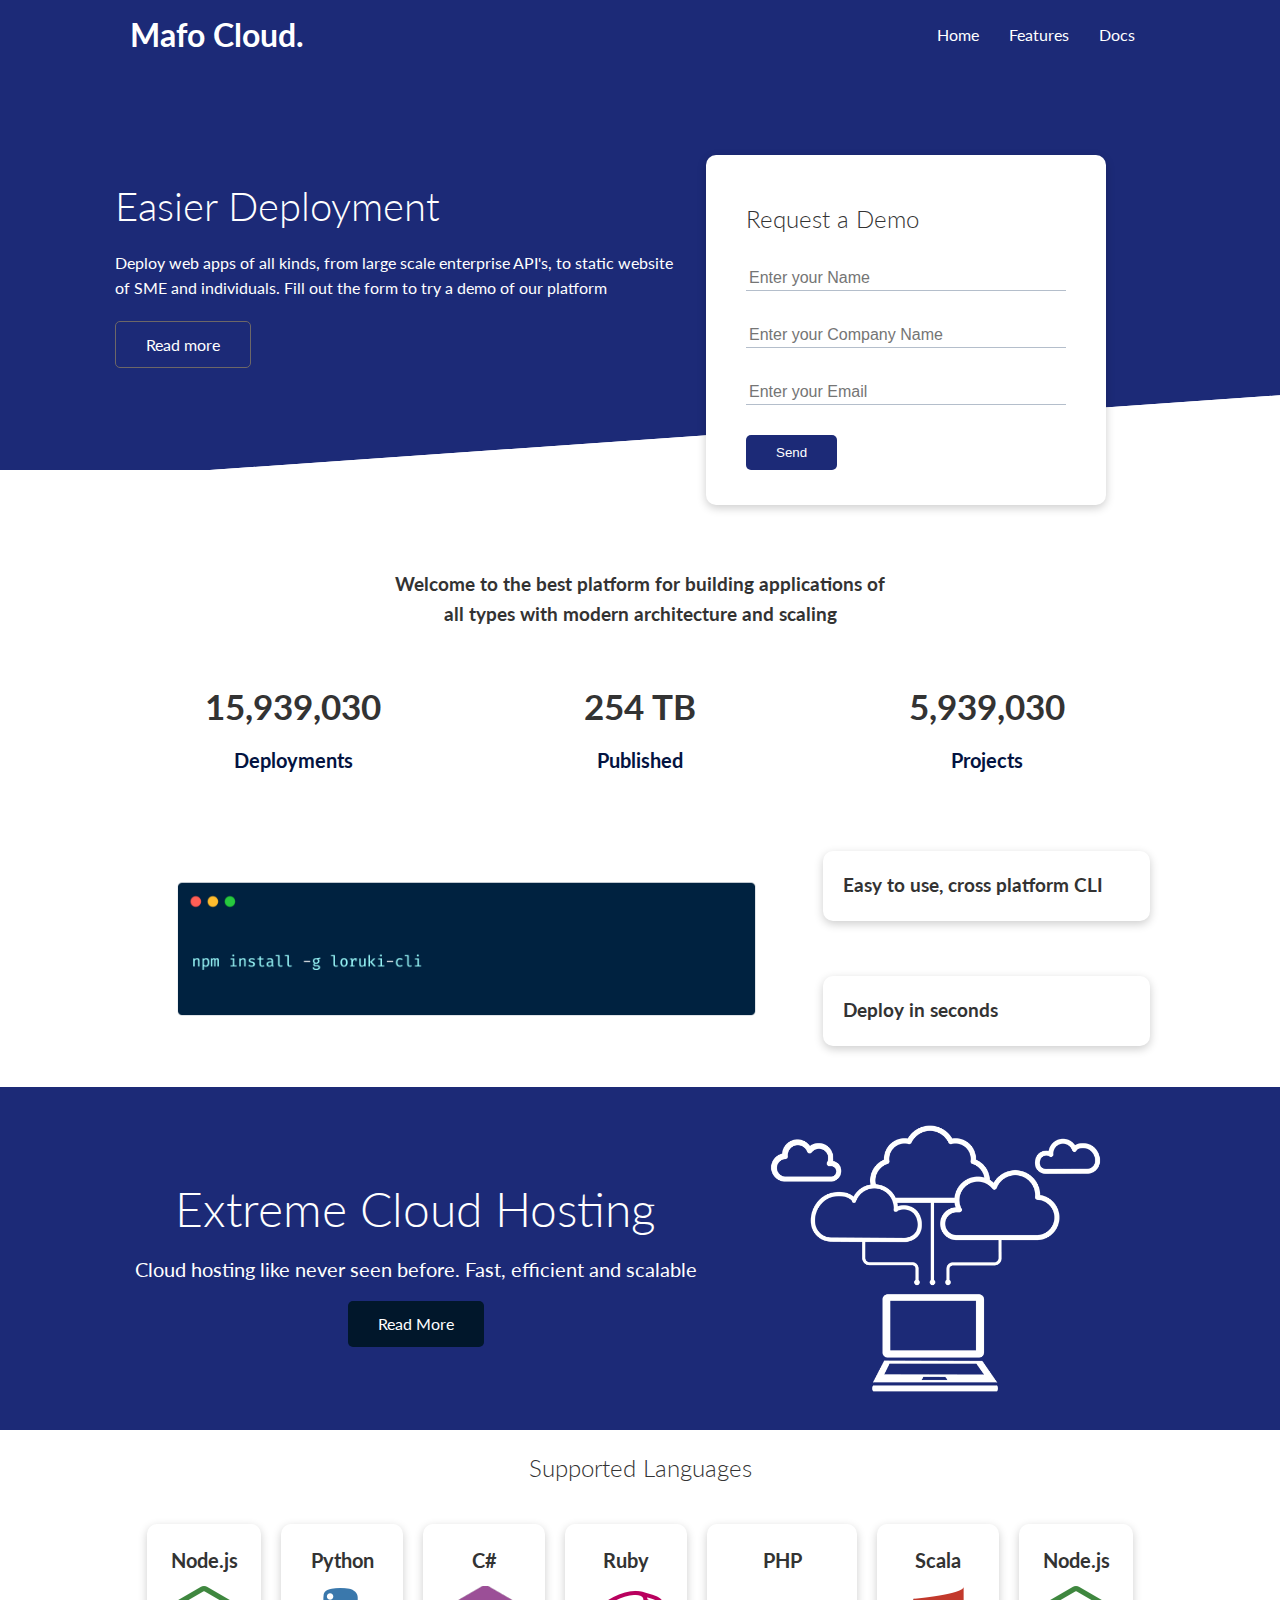
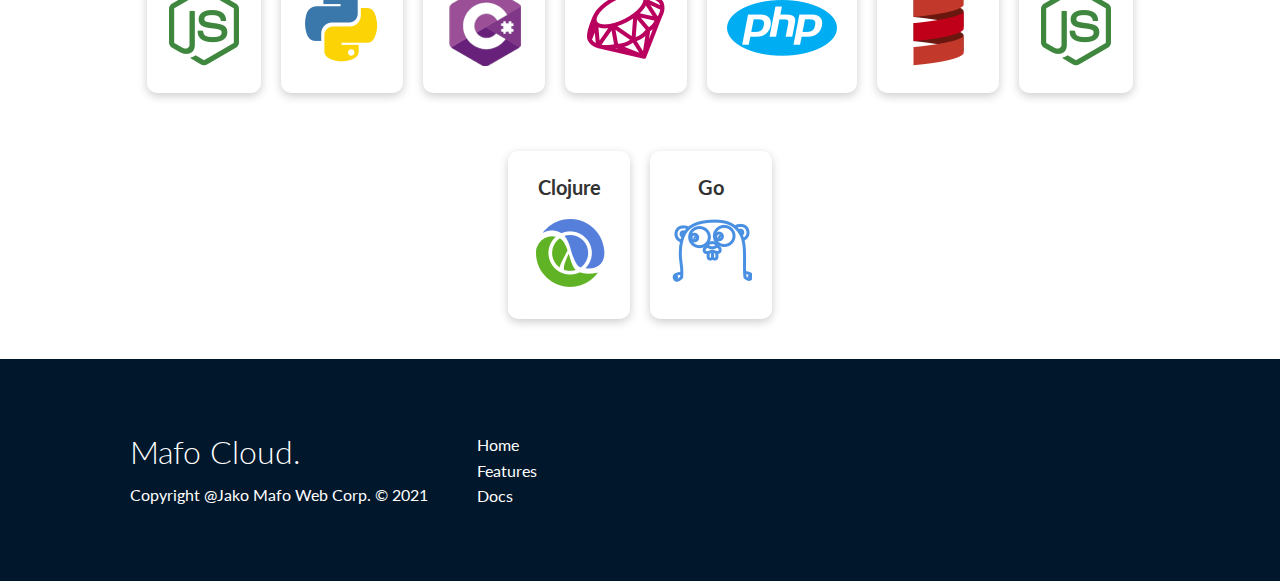
<file: index.html>
<!DOCTYPE html>
<html>
<head>
	<meta charset="utf-8">
	<meta name="viewport" content="width=device-width,initial-scale=1.0">
	<link rel="stylesheet" href="https://cdnjs.cloudflare.com/ajax/libs/font-awesome/5.15.3/css/all.min.css" integrity="sha512-iBBXm8fW90+nuLcSKlbmrPcLa0OT92xO1BIsZ+ywDWZCvqsWgccV3gFoRBv0z+8dLJgyAHIhR35VZc2oM/gI1w==" crossorigin="anonymous" referrerpolicy="no-referrer" />
	<link rel="stylesheet" type="text/css" href="css/utilities.css">
	<link rel="stylesheet" type="text/css" href="css/index.css">
	<title>Mafo Cloud. | Cloud Hosting for SME</title>
</head>
<body>
	<!-- Navigation Bar-->
	<div class="navbar">
	 	<div class="container flex ">
		 	<h1 class="logo">Mafo Cloud.</h1>
		 	<nav>
		 		<ul class="navlist">
		 			<li><a href="index.html">Home</a></li>
		 			<li><a href="features.html">Features</a></li>
		 			<li><a href="docs.html">Docs</a></li>
		 		</ul>
		 	</nav>
		</div>
	</div>
	<!--Showcase-->
	<section class="showcase">
		<div class="container grid">
			<div class="showcase-text">
				<h1>Easier Deployment</h1>
				<p>Deploy web apps of all kinds, from large scale enterprise API's, to static website of SME and individuals. Fill out the form to try a demo of our platform</p>
				<a href="features.html" class="btn btn-outline">Read more</a>	
			</div>
			<div class="showcase-form card">
				<h2>Request a Demo</h2>
				<form>
					<div class="form-control">
						<input type="text" name="name" placeholder="Enter your Name" required>
					</div>
					<div class="form-control">
						<input type="text" name="company" placeholder="Enter your Company Name" required>
					</div><div class="form-control">
						<input type="email" name="email" placeholder="Enter your Email " required>
					</div>
					<input type="submit" value="Send" class="btn btn-primary">
				</form>
			</div>
		</div>
	</section>

	<!--Stats-->
	<section class="stats">
		<div class="container">
			<h3 class="stats-heading text-center my-1">
				Welcome to the best platform for building applications of all types with modern architecture and scaling
			</h3>
			<div class="grid grid-3 text text-center my-4">
				<div class="item">
					<i class="fas fa-server fa-3x"></i>
					<h3>15,939,030</h3>
					<p class="text-secondary"> Deployments</p>
				</div>
				<div class="item">
					<i class="fas fa-upload fa-3x"></i>
					<h3>254 TB</h3>
					<p class="text-secondary"> Published</p>
				</div>
				<div class="item">
					<i class="fas fa-project-diagram fa-3x"></i>
					 <h3>5,939,030</h3>
					 <p class="text-secondary"> Projects</p>
				</div>
			</div>
		</div>  
	</section>

	<!--CLI-->
	<section class="cli">
		<div class="container grid">
			<img src="images/cli.png" alt="">
			<div class="card">
				<h3>Easy to use, cross platform CLI</h3>
			</div>
			<div class="card">
				<h3>Deploy in seconds</h3>
			</div>
		</div>
	</section>

	<!-- Cloud -->
	<section class="cloud bg-primary my-2 py-2">
		<div class="container grid">
			<div class="text-center">
				<h2 class="lg">Extreme Cloud Hosting</h2>
				<p class="lead my-1">Cloud hosting like never seen before. Fast, efficient and scalable</p>
				<a href="features.html" class="btn btn-dark">Read More</a>
			</div>
			<img src="images/cloud.png" alt="">
		</div>
	</section>
	<section class="languages">
		<h2 class="md text-center my-2">
			Supported Languages
		</h2>
		<div class="container flex">
			<div class="card">
				<h4>Node.js</h4>
				<img src="images/logos/node.png" alt="">
			</div>
			<div class="card">
				<h4>Python</h4>
				<img src="images/logos/python.png" alt="">
			</div>
			<div class="card">
				<h4>C#</h4>
				<img src="images/logos/csharp.png" alt="">
			</div>
			<div class="card">
				<h4>Ruby</h4>
				<img src="images/logos/ruby.png" alt="">
			</div>
			<div class="card">
				<h4>PHP</h4>
				<img src="images/logos/php.png" alt="">
			</div>
			<div class="card">
				<h4>Scala</h4>
				<img src="images/logos/scala.png" alt="">
			</div>
			<div class="card">
				<h4>Node.js</h4>
				<img src="images/logos/node.png" alt="">
			</div>
			<div class="card">
				<h4>Clojure</h4>
				<img src="images/logos/clojure.png" alt="">
			</div>
			<div class="card">
				<h4>Go</h4>
				<img src="images/logos/go.png" alt="">
			</div>
		</div>
	</section>
	<!-- Footer-->
	<footer class="footer bg-dark py-5">
		<div class="container grid grid-3">
			<div>
				<h1>Mafo Cloud.	
				</h1>
				<p>Copyright @Jako Mafo Web Corp. &copy; 2021</p>
			</div>
			<nav>
				<ul>
					<li><a href="index.html">Home</a></li>
					<li><a href="features.html">Features</a></li>
					<li><a href="docs.html">Docs</a></li>
				</ul>
			</nav>
			<div class="social">
				<a href="#"><i class="fab fa-github fa-2x"></i></a>
				<a href="#"><i class="fab fa-twitter fa-2x"></i></a>
				<a href="#"><i class="fab fa-facebook fa-2x"></i></a>
				<a href="#"><i class="fab fa-instagram fa-2x"></i></a>
			</div>
		</div>
	</footer>
</body>
</html>
</file>
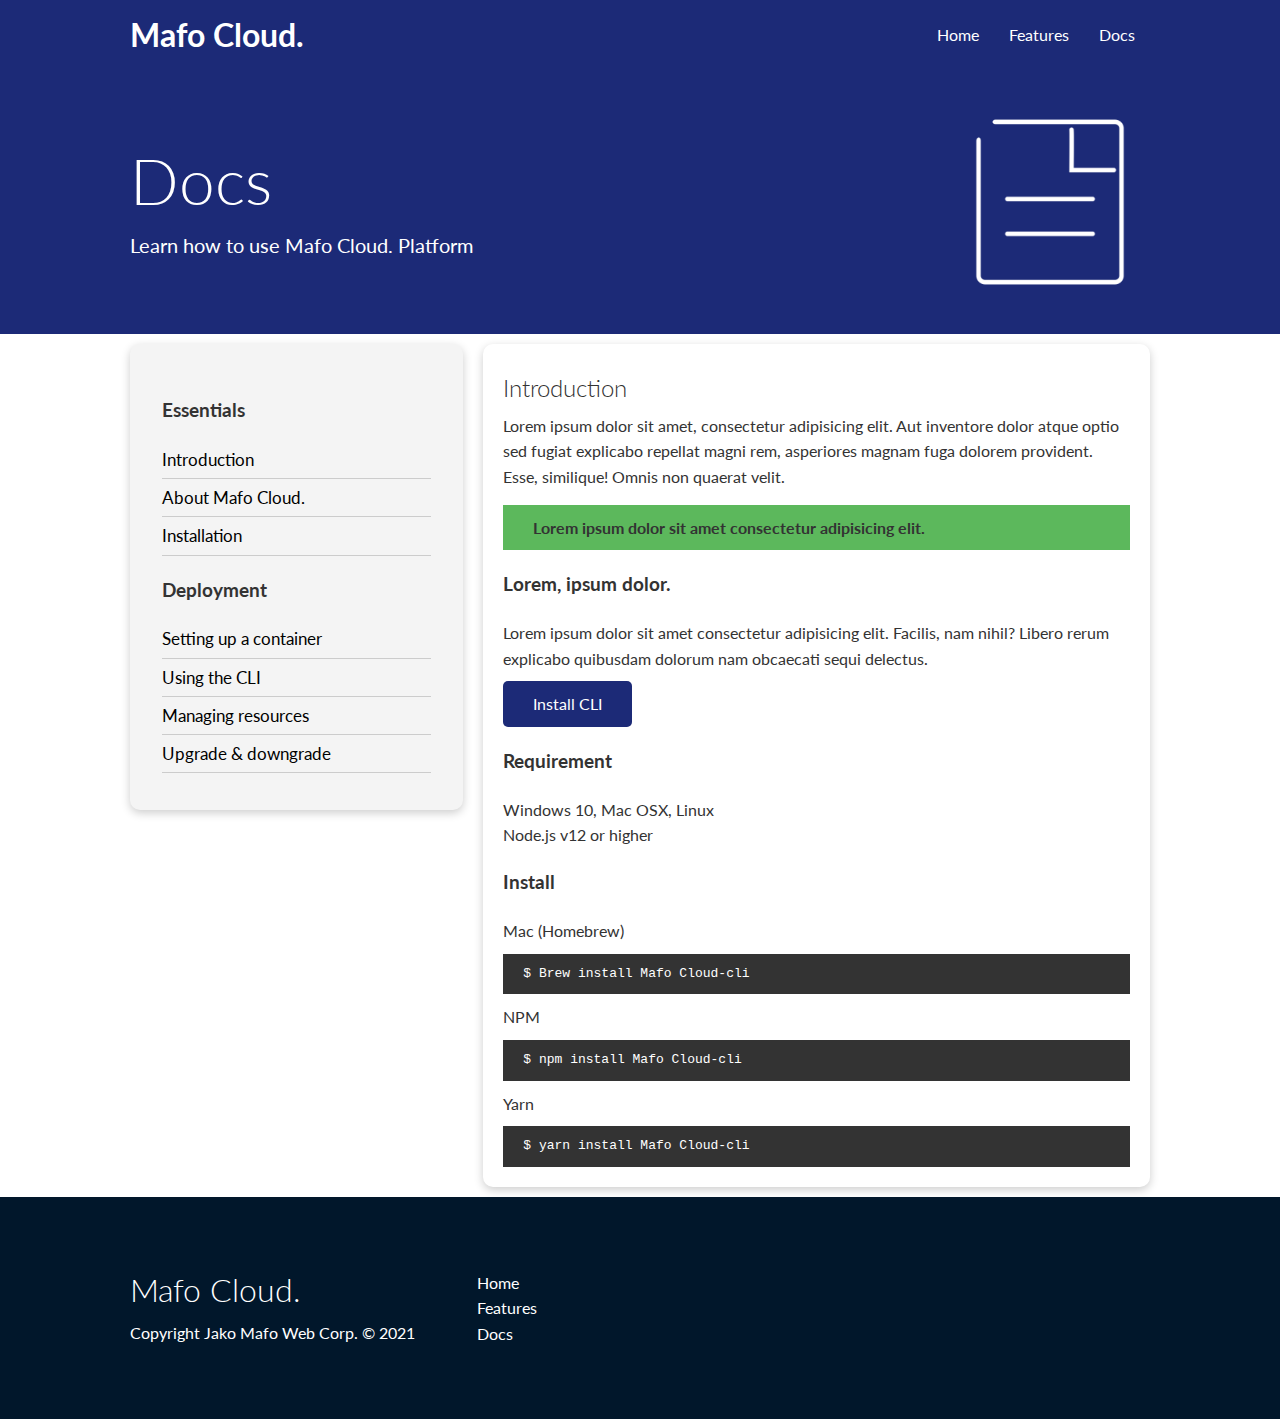
<file: docs.html>
<!DOCTYPE html>
<html>
<head>
	<meta charset="utf-8">
	<meta name="viewport" content="width=device-width,initial-scale=1.0">
	<link rel="stylesheet" href="https://cdnjs.cloudflare.com/ajax/libs/font-awesome/5.15.3/css/all.min.css" integrity="sha512-iBBXm8fW90+nuLcSKlbmrPcLa0OT92xO1BIsZ+ywDWZCvqsWgccV3gFoRBv0z+8dLJgyAHIhR35VZc2oM/gI1w==" crossorigin="anonymous" referrerpolicy="no-referrer" />
	<link rel="stylesheet" type="text/css" href="css/utilities.css">
	<link rel="stylesheet" type="text/css" href="css/index.css">
	<title>Mafo Cloud. | Cloud Hosting for SME</title>
</head>
<body>
	<!-- Navigation Bar-->
	<div class="navbar">
	 	<div class="container flex ">
		 	<h1 class="logo">Mafo Cloud.</h1>
		 	<nav>
		 		<ul class="navlist">
		 			<li><a href="index.html">Home</a></li>
		 			<li><a href="features.html">Features</a></li>
		 			<li><a href="docs.html">Docs</a></li>
		 		</ul>
		 	</nav>
		</div>
	</div>
	<!-- Head -->
	<section class="docs-head bg-primary py-3">
		<div class="container grid">
			<div>
				<h1 class="xl">Docs</h1>
				<p class="lead"> Learn how to use Mafo Cloud. Platform</p>
			</div>
			<img src="images/docs.png" alt="">
		</div>
	</section>
	<!-- Docs Main-->
    <section class="docs-main my4">
        <div class="container grid">
            <div class="card bg-light p-3">
                <h3 class="my-2">Essentials</h3>
                <nav>
                    <ul>
                        <li><a class="text-primary " href="#">Introduction</a></li>
                        <li><a href="#">About Mafo Cloud.</a></li>
                        <li><a href="#">Installation</a></li>
                    </ul>
                </nav>
                <h3 class="my-2">Deployment</h3>
                <nav>
                    <ul>
                        <li><a href="#">Setting up a container</a></li>
                        <li><a href="#">Using the CLI</a></li>
                        <li><a href="#">Managing resources</a></li>
                        <li><a href="#">Upgrade & downgrade</a></li>
                    </ul>
                </nav>
            </div>
            <div class="card">
                <h2>Introduction</h2>
                <p>Lorem ipsum dolor sit amet, consectetur adipisicing elit. Aut inventore dolor atque optio sed fugiat explicabo repellat magni rem, asperiores magnam fuga dolorem provident. Esse, similique! Omnis non quaerat velit.</p>
                <div class="alert alert-success">
                    <i class="fas fa-info"></i>Lorem ipsum dolor sit amet consectetur adipisicing elit.
                </div>
                <h3>Lorem, ipsum dolor.</h3>
                <p>Lorem ipsum dolor sit amet consectetur adipisicing elit. Facilis, nam nihil? Libero rerum explicabo quibusdam dolorum nam obcaecati sequi delectus.</p>
                <a href="" class="btn btn-primary">Install CLI</a>
                <h3>Requirement</h3>
                <ul>
                    <li>Windows 10, Mac OSX, Linux</li>
                    <li>Node.js v12 or higher</li>
                </ul>
                <h3>Install</h3>
                <p>Mac (Homebrew)</p>
                <pre><code>$ Brew install Mafo Cloud-cli</code></pre>
                <p>NPM</p>
                <pre><code>$ npm install Mafo Cloud-cli</code></pre>
                <p>Yarn</p>
                <pre><code>$ yarn install Mafo Cloud-cli</code></pre>
            </div>
        </div>

    </section>
    
    <!-- Footer-->
	<footer class="footer bg-dark py-5">
		<div class="container grid grid-3">
			<div>
				<h1>Mafo Cloud.	
				</h1>
				<p>Copyright Jako Mafo Web Corp. &copy; 2021</p>
			</div>
			<nav>
				<ul>
					<li><a href="index.html">Home</a></li>
					<li><a href="features.html">Features</a></li>
					<li><a href="docs.html">Docs</a></li>
				</ul>
			</nav>
			<div class="social">
				<a href="#"><i class="fab fa-github fa-2x"></i></a>
				<a href="#"><i class="fab fa-twitter fa-2x"></i></a>
				<a href="#"><i class="fab fa-facebook fa-2x"></i></a>
				<a href="#"><i class="fab fa-instagram fa-2x"></i></a>
			</div>
		</div>
	</footer>
</body>
</html>
</file>
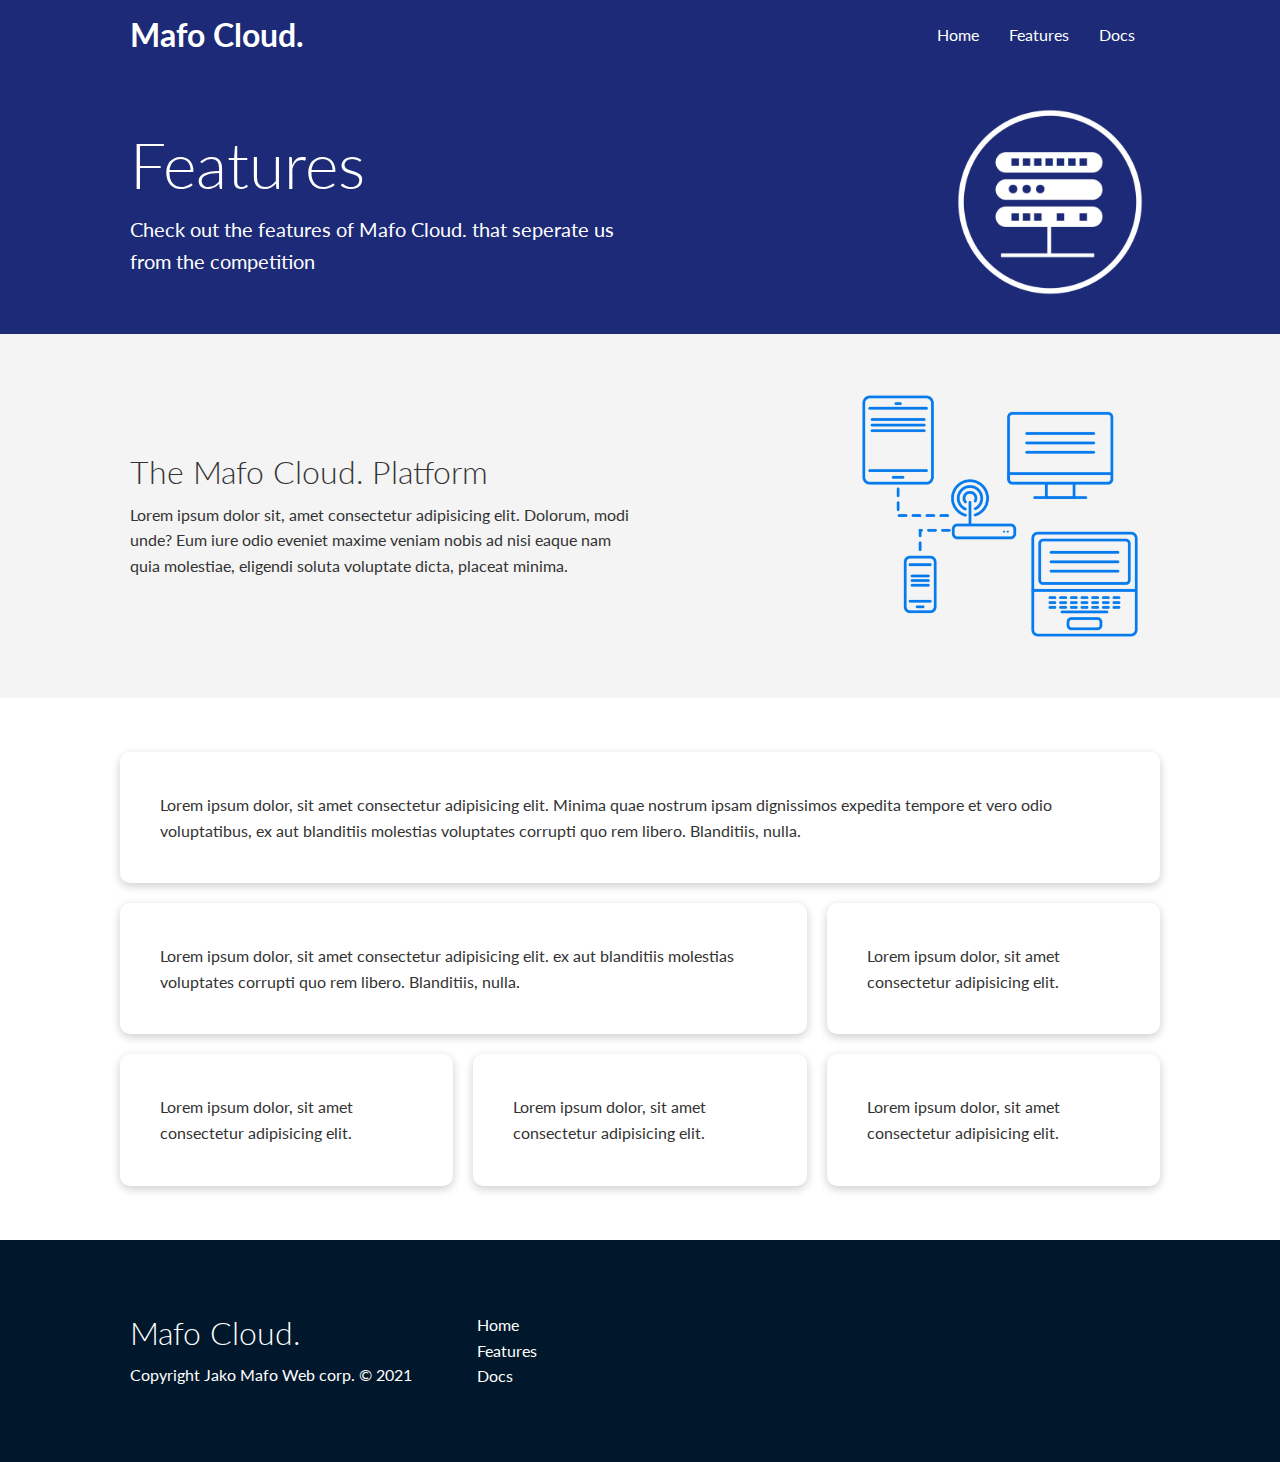
<file: features.html>
<!DOCTYPE html>
<html>
<head>
	<meta charset="utf-8">
	<meta name="viewport" content="width=device-width,initial-scale=1.0">
	<link rel="stylesheet" href="https://cdnjs.cloudflare.com/ajax/libs/font-awesome/5.15.3/css/all.min.css" integrity="sha512-iBBXm8fW90+nuLcSKlbmrPcLa0OT92xO1BIsZ+ywDWZCvqsWgccV3gFoRBv0z+8dLJgyAHIhR35VZc2oM/gI1w==" crossorigin="anonymous" referrerpolicy="no-referrer" />
	<link rel="stylesheet" type="text/css" href="css/utilities.css">
	<link rel="stylesheet" type="text/css" href="css/index.css">
	<title>Mafo Cloud. | Cloud Hosting for SME</title>
</head>
<body>
	<!-- Navigation Bar-->
	<div class="navbar">
	 	<div class="container flex ">
		 	<h1 class="logo">Mafo Cloud.</h1>
		 	<nav>
		 		<ul class="navlist">
		 			<li><a href="index.html">Home</a></li>
		 			<li><a href="features.html">Features</a></li>
		 			<li><a href="docs.html">Docs</a></li>
		 		</ul>
		 	</nav>
		</div>
	</div>
	<!-- Head -->
	<section class="features-head bg-primary py-3">
		<div class="container grid">
			<div>
				<h1 class="xl">Features</h1>
				<p class="lead"> Check out the features of Mafo Cloud. that seperate us from  the competition</p>
			</div>
			<img src="images/server.png" alt="">
		</div>
	</section>
	<!-- Sub Head -->
	<section class="features-sub-head bg-light py-3">
		<div class="container grid">
			<div>
				<h1 class="ml">The Mafo Cloud. Platform</h1>
				<p> Lorem ipsum dolor sit, amet consectetur adipisicing elit. Dolorum, modi unde? Eum iure odio eveniet maxime veniam nobis ad nisi eaque nam quia molestiae, eligendi soluta voluptate dicta, placeat minima.</p>
			</div>
			<img src="images/server2.png" alt="">
		</div> 
	</section>
	<section class="features-main my-2">
		<div class="container grid grid-3">
			<div class="card flex">
				<i class="fas fa-server fa-3x"></i>
				<p>Lorem ipsum dolor, sit amet consectetur adipisicing elit. Minima quae nostrum ipsam dignissimos expedita tempore et vero odio voluptatibus, ex aut blanditiis molestias voluptates corrupti quo rem libero. Blanditiis, nulla.</p>
			</div>
			<div class="card flex">
				<i class="fas fa-network-wired fa-3x"></i>
				<p>Lorem ipsum dolor, sit amet consectetur adipisicing elit. ex aut blanditiis molestias voluptates corrupti quo rem libero. Blanditiis, nulla.</p>
			</div>
			<div class="card flex">
				<i class="fas fa-laptop-code fa-3x"></i>
				<p>Lorem ipsum dolor, sit amet consectetur adipisicing elit.</p>
			</div>
			<div class="card flex">
				<i class="fas fa-database fa-3x"></i>
				<p>Lorem ipsum dolor, sit amet consectetur adipisicing elit. </p>
			</div>
			<div class="card flex">
				<i class="fas fa-power-off fa-3x"></i>
				<p>Lorem ipsum dolor, sit amet consectetur adipisicing elit. </p>
			</div>
			<div class="card flex">
				<i class="fas fa-upload fa-3x"></i>
				<p>Lorem ipsum dolor, sit amet consectetur adipisicing elit.</p>
			</div>
		</div>
	</section>
	 
	<!-- Footer-->
	<footer class="footer bg-dark py-5">
		<div class="container grid grid-3">
			<div>
				<h1>Mafo Cloud.	
				</h1>
				<p>Copyright Jako Mafo Web corp. &copy; 2021</p>
			</div>
			<nav>
				<ul>
					<li><a href="index.html">Home</a></li>
					<li><a href="features.html">Features</a></li>
					<li><a href="docs.html">Docs</a></li>
				</ul>
			</nav>
			<div class="social">
				<a href="#"><i class="fab fa-github fa-2x"></i></a>
				<a href="#"><i class="fab fa-twitter fa-2x"></i></a>
				<a href="#"><i class="fab fa-facebook fa-2x"></i></a>
				<a href="#"><i class="fab fa-instagram fa-2x"></i></a>
			</div>
		</div>
	</footer>
</body>
</html>
</file>
<file: css/utilities.css>
/* Utilities*/ 
.container { 
	max-width: 1100px;
	margin: 0 auto;
	overflow: auto;
	padding: 0 40px;
}

.card {
	background-color: #fff;
	color: #333;
	border-radius: 10px;
	box-shadow: 0 3px 10px rgba(0, 0, 0, 0.2);
	padding: 20px;
	margin: 10px 0px;
}

.btn {
	display: inline-block;
	padding: 10px 30px;
	cursor: pointer;
	background: var(--primary-color);
	color: #fff;
	border: none;
	border-radius: 5px;
}

.btn-outline {
	background-color: transparent ;
	border: 1px rgb(109, 103, 103) solid ;
}

.btn:hover {
	transform: scale(0.98);
}

/* Background & coloured Buttons*/
.bg-primary,
.btn-primary {
	background-color: var(--primary-color);
	color: #fff;
} 

.bg-secondary,
.btn-secondary {
	background-color: var(--secondary-color);
	color: #fff;
} 

.bg-dark,
.btn-dark {
	background-color: var(--dark-color);
	color: #fff;
} 

.bg-light,
.btn-light {
	background-color: var(--light-color);
	color: #333 ;
}

.bg-primary a,
.btn-primary a,
.bg-secondary a,
.btn-secondary a,
.bg-dark a,
.btn-dark a {
	color: #fff;
}

/* Text colors */
.text-primary {
	color: var(--primary-color);
} 

.text-secondary {
	color: var(--secondary-color);
	
} 

.text-dark {
	color: var(--dark-color);
}

.text-light {
	color: var(--light-color);
}

/* Text Sizes*/
.lead {
	font-size: 20px;
}

.sm {
	font-size: 1 rem;
}

.md {
 	font-size: 2 rem;
}

.lg {
	font-size: 3rem;
}

.xl {
	font-size: 4rem;
}
.text-center {
	text-align:  center;
}

/* Alert */
.alert {
	background-color: var(--light-color);
	padding: 10px 20px;
	font-weight: bold;
	margin:15px 0;
}

.alert i {
	margin-right: 10px;
}

.alert-success {
	background-color: var(--success-color);
}

.alert-error {
	background-color: var(--error-color);
}

.flex {
	display: flex;
	justify-content: center;
	align-items: center;
	height: 100%;
}

.grid {
	display: grid;
	grid-template-columns: repeat(2,1fr);
	gap: 20px;
	justify-content: center;
	align-items: center;
	height: 100%;
}

.grid-3 {
	grid-template-columns: repeat(3, 1fr);
}

/* Margin */
.my-1 {
	margin: 1rem 0;
}

.my-2 {
	margin: 1.5rem 0;
}

.my-3 {
	margin: 2rem 0;
}

.my-4 {
	margin: 3rem 0;
}

.my-5 {
	margin: 4rem 0;
}

.m-1 {
	margin: 1rem;
}

.m-2 {
	margin: 1.5rem;
}

.m-3 {
	margin: 2rem;
}

.m-4 {
	margin: 3rem;
}

.m-5 {
	margin: 4rem;
}

/* Padding */
.py-1 {
	padding: 1rem 0;
}

.py-2 {
	padding: 1.5rem 0;
}

.py-3 {
	padding: 2rem 0;
}

.py-4 {
	padding: 3rem 0;
}

.py-5 {
	padding: 4rem 0;
}

.p-1 {
	padding: 1rem;
}

.p-2 {
	padding: 1.5rem;
}

.p-3 {
	padding: 2rem;
}

.p-4 {
	padding: 3rem;
}

.p-5 {
	padding: 4rem;
}
</file>
<file: css/index.css>
@import url('https://fonts.googleapis.com/css2?family=Lato:wght@300&display=swap');

:root {
	--primary-color: #1c2a77;
	--secondary-color: #031341;
	--dark-color:#01172b;
	--light-color: #f4f4f4;
	--success-color: #5cb85c;
	--error-color: #d9534f;
}

* {
	box-sizing: border-box;
	padding: 0;
	margin: 0;
}

body {
	font-family: 'Lato', sans-serif;
	color: #333;
	line-height: 1.6;
}

ul {
	list-style-type: none;
}

a{
	text-decoration: none;
	color: #3330;
}

h1,
h2 {
	font-weight: 300;
	line-height: 1.2;
	margin: 10px 0;
}

p {
	margin: 10px 0;
}

img{
	width: 100%;
}

code, pre {
	background: #333;
	color: #fff;
	padding: 10px;
}

.navbar .container .logo {
	font-weight: bold;
}

/* Navigation Bar */
.navbar {
	background-color: var(--primary-color);
	color: #fff;
	height:  70px;
}

.navbar ul {
	display: flex;
}

.navbar ul li{
	transition: transform 0.2s ease-in;
}

.navbar ul li:hover {
	transform: scale(1.2);
}

.navbar a {
	color: #fff;
	padding: 10px;
	margin: 0 5px;
}

.navbar a:hover {
	border-bottom: 2px #fff solid;
}

.navbar .flex {
	justify-content:space-between;
}

/* Showcase */
.showcase {
 height: 400px;
 background-color: var(--primary-color);
 color: #fff;
 position: relative;
}

.showcase h1 {
	font-size: 40px;
}

.showcase p {
	 margin: 20px 0;
}

.showcase .grid {
	overflow: visible;
	grid-template-columns:55% 45%;
	gap: 30px;
}

.showcase-text {
	animation: slideInFromLeft 1s ease-in;
}

.showcase-form {
	position: relative;
	top: 60px;
	height: 350px;
	width: 400px;
	padding: 40px;
	z-index: 100;
	animation: slideInFromRight 1s ease-in;
}

.showcase-form .form-control {
	margin: 30px 0;
}

.showcase-form input[type='text'],
.showcase-form input[type='email'] {
	border: 0;
	border-bottom: 1px solid #b4becb;
	width: 100%; 
	padding: 3px;
	font-size: 16px;
}
 
.showcase-form input:focus {
	outline: none;
}

.showcase::before,
.showcase::after {
	content: '';
	position: absolute;
	height: 100px;
	bottom:-70px;
	right: 0;
	left: 0;
	background: #fff;
	transform: skewY(-4deg);
	-webkit-transform: skewY(-4deg);
	-moz-moz-transform: skewY(-4deg);
	-ms-transform: skewY(-4deg);
} 

/* Stats */
.stats {
	padding-top: 100px;
	animation: slideInFromBottom 1s ease-in;
}

.stats-heading{
	max-width: 500px;
	margin: auto;
}

.stats .grid h3 {
	font-size: 35px;
}

.stats .grid p {
	font-size: 20px;
	font-weight: bold;
}

.stats .container .item {
	transition: transform 0.2s ease-in;
}

.stats .container .item:hover {
	transform: scale(1.1);
}

/* CLI */
.cli .container img {
	height: 100%;
}

.cli .grid {
	grid-template-columns: repeat(3, 1fr);
	grid-template-rows: repeat(2, 1fr);
}

.cli .grid > *:first-child {
	grid-column: 1 / span 2;
	grid-row: 1 / span 2;
}

.cli .container h3 {
	margin:0px;

}

/* Cloud */
.cloud .grid {
	grid-template-columns: 4fr 3fr;
}

/* Languages */
.languages .flex {
	flex-wrap: wrap;
}

.languages .card{
	text-align: center;
	margin: 18px 10px 40px;
	transition: transform 0.2s ease-in ;
}

.languages .card h4 {
	font-size: 20px;
	margin-bottom: 10px;
}

.languages .card:hover {
	transform: translateY(-15px);
}


/* Features */
.features-head img,
.docs-head img {
	width: 200px;
	justify-self: flex-end;
}

.features-sub-head img {
	width: 300px;
	justify-self: flex-end;
}

.features-main .card i {
	margin-right: 20px;
}

.features-main .grid {
	padding: 30px
}

.features-main .grid > *:first-child {
	grid-column:1 / span 3;
}

.features-main .grid > *:nth-child(2) {
	grid-column:1 / span 2;
}

/* Docs */
.docs-main h3 {
	margin: 20px 0;
}

.docs-main .grid {
	grid-template-columns: 1fr 2fr;
	align-items: flex-start;
}

.docs-main nav li a {
	color:#000;
}

.docs-main nav li {
	color: #333;
	font-size: 17px;
	padding-bottom: 5px;
	margin-bottom: 5px;
	border-bottom: 1px #ccc solid;
}

.docs-main a:hover {
	font-weight: bold;
}

/* footer */
.footer .social a {
	margin: 0 10px;
}

.footer a:hover{
	color:var(--primary-color);
}

/* Animations */
@keyframes slideInFromLeft {
	0% {
		transform: translateX(-100%);
	}

	100% {
		transform: translateX(0);
	}
}

@keyframes slideInFromRight {
	0% {
		transform: translateX(100%);
	}

	100% {
		transform: translateX(0);
	}
}

@keyframes slideInFromTop {
	0% {
		transform: translateY(-100%);
	}

	100% {
		transform: translateX(0);
	}
}

@keyframes slideInFromBottom {
	0% {
		transform: translateY(100%);
	}

	100% {
		transform: translateX(0);
	}
}

/*Tablets and under*/
@media (max-width: 768px) {
	.grid,
	.showcase .grid,
	.stats .grid,
	.cli .grid,
	.cloud .grid,
	.features-main .grid,
	.docs-main .grid {
		grid-template-columns: 1fr;
		grid-template-rows: 1fr;
	}
	
	.navbar {
		height: 100%;
	}

	.navlist {
		background-color: var(--secondary-color);
		padding: 10px;
	}

	.navbar ul li:hover {
		transform: scale(1);
	}

	.logo {
		margin-bottom: 0px;
	}

	.showcase {
		height: auto;
	}

	.showcase-text {
		text-align: center;
		margin-top: 40px;
		animation: slideInFromTop 1s ease-in;
	}

	.showcase-form {
		justify-self: center;
		margin: auto;
		animation: slideInFromBottom 1s ease-in;
	}

	.cli .grid > *:first-child {
		grid-column: 1 ;
		grid-row: 1;
	}

	.features-head,
	.features-sub-head,
	.docs-head {
		text-align: center;
	}

	.features-head img,
	.features-sub-head img,
	.docs-head img {
		justify-self: center;
	}

	.features-main .grid> *:first-child,
	.features-main .grid> *:nth-child(2) {
		grid-column: 1;
	} 
}

/*Mobile*/
@media (max-width:500px) {
	.navbar{
		height: 110px
	}

	.navbar .flex {
		flex-direction: column; 
	}

	.navbar .ul {
		padding: 10px;
	}
}
</file>
